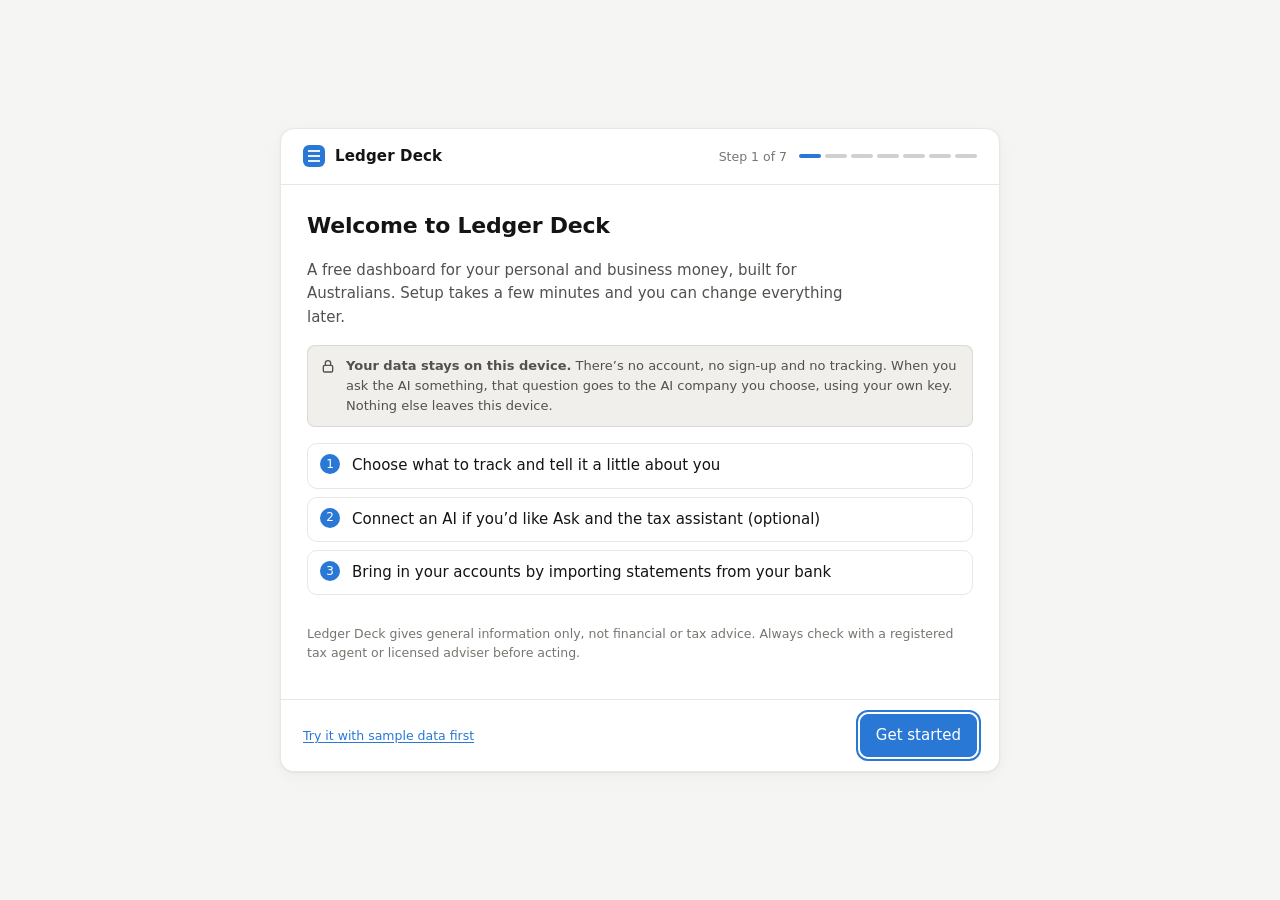
<file: index.html>
<!doctype html>
<html lang="en-AU">
<head>
<meta charset="utf-8">
<meta name="viewport" content="width=device-width,initial-scale=1,viewport-fit=cover">
<meta http-equiv="Content-Security-Policy" content="default-src 'self'; script-src 'self'; style-src 'self' 'unsafe-inline'; img-src 'self' data: blob:; media-src 'self' blob:; font-src 'self'; connect-src 'self' https: http://localhost:* http://127.0.0.1:*; worker-src 'self' blob:; object-src 'none'; base-uri 'self'; form-action 'none'">
<meta name="referrer" content="no-referrer">
<title>Ledger Deck</title>
<meta name="description" content="A free, private money dashboard for Australians. Personal and business books, tax help and plain-English briefings. Your data stays on your device.">
<meta name="theme-color" content="#f5f5f3" media="(prefers-color-scheme: light)">
<meta name="theme-color" content="#111110" media="(prefers-color-scheme: dark)">
<link rel="manifest" href="manifest.webmanifest">
<link rel="icon" href="icons/icon.svg" type="image/svg+xml">
<link rel="apple-touch-icon" href="icons/icon-180.png">
<meta name="apple-mobile-web-app-capable" content="yes">
<meta name="apple-mobile-web-app-title" content="Ledger Deck">
<link rel="stylesheet" href="css/app.css">
<link rel="modulepreload" href="js/app.js">
</head>
<body>
<a class="skip" href="#root">Skip to content</a>
<div class="app">
  <nav class="rail" aria-label="Screens">
    <div class="brand"><i aria-hidden="true"></i>Ledger Deck</div>
    <button class="nav" type="button" data-view="briefing"><svg viewBox="0 0 24 24"><path d="M3 12h3l2.5-6 4.5 13 3-9 2 2h3"/></svg>Briefing<span class="k">1</span></button>
    <button class="nav" type="button" data-view="personal"><svg viewBox="0 0 24 24"><circle cx="12" cy="8" r="4"/><path d="M4 21c1.5-4 4.5-6 8-6s6.5 2 8 6"/></svg>Personal<span class="k">2</span></button>
    <button class="nav" type="button" data-view="business"><svg viewBox="0 0 24 24"><rect x="3" y="7" width="18" height="13" rx="2.5"/><path d="M8 7V5a2 2 0 0 1 2-2h4a2 2 0 0 1 2 2v2M3 13h18"/></svg>Business<span class="k">3</span></button>
    <button class="nav" type="button" data-view="tax"><svg viewBox="0 0 24 24"><path d="M6 3h12v18l-3-2-3 2-3-2-3 2z"/><path d="M9 8h6M9 12h6M9 16h3"/></svg>Tax<span class="k">4</span></button>
    <button class="nav" type="button" data-view="whatif"><svg viewBox="0 0 24 24"><path d="M4 6h9M17 6h3M4 12h3M11 12h9M4 18h11M19 18h1"/><circle cx="15" cy="6" r="2"/><circle cx="9" cy="12" r="2"/><circle cx="17" cy="18" r="2"/></svg>What if<span class="k">5</span></button>
    <button class="nav" type="button" data-view="data"><svg viewBox="0 0 24 24"><rect x="5" y="11" width="14" height="10" rx="2"/><path d="M8 11V8a4 4 0 0 1 8 0v3"/></svg>Data &amp; AI<span class="k">6</span></button>
    <div class="foot"><b>Free and open source.</b> Your data stays on this device.<br><span class="kbd">1</span>–<span class="kbd">6</span> screens · <span class="kbd">A</span> ask · <span class="kbd">H</span> hide numbers<br><a href="privacy.html" target="_blank" rel="noopener" style="color:inherit">Privacy</a></div>
  </nav>
  <main>
    <header class="top">
      <h1 id="title">Briefing</h1>
      <span class="chip local" title="Everything is stored in this browser on this device"><svg viewBox="0 0 24 24"><rect x="5" y="11" width="14" height="10" rx="2"/><path d="M8 11V8a4 4 0 0 1 8 0v3"/></svg>On this device</span>
      <button class="chip btn" type="button" id="aiChip" data-go="data"><span class="dotc"></span><span id="aiChipT">AI not connected</span></button>
      <span class="sample" id="sampleTag" hidden>SAMPLE DATA</span>
      <div class="fy" id="fy"><div class="bar"><span id="fybar"></span></div><span id="fytext"></span></div>
      <button class="chip btn" type="button" id="privacy" aria-pressed="false">Hide numbers</button>
    </header>
    <div id="root"><p class="hint" style="padding:40px 0">Loading…</p></div>
  </main>
</div>
<div id="tip" role="tooltip"></div>
<div class="sheet-bg" id="sheetBg"></div>
<aside class="sheet" id="sheet" aria-hidden="true" role="dialog" aria-labelledby="sheetT"><div class="sheet-h"><h3 id="sheetT"></h3><button class="mini" type="button" id="sheetX" aria-label="Close">✕</button></div><div class="sheet-b" id="sheetB"></div></aside>
<button class="fab" type="button" id="askFab" aria-label="Ask about your finances"><svg viewBox="0 0 24 24"><path d="M21 12a8 8 0 0 1-11.6 7.1L4 20l1-4.6A8 8 0 1 1 21 12z"/></svg>Ask</button>
<aside class="ask" id="ask" aria-label="Ask about your finances" aria-hidden="true">
  <div class="ask-h"><h2>Ask<small id="askWho">Uses the AI you connect</small></h2><button class="mini" type="button" id="askClear">New chat</button><button class="mini" type="button" id="askClose" aria-label="Close">✕</button></div>
  <div class="ask-log" id="askLog"></div>
  <div class="ask-opts"><label><input type="checkbox" id="askSpeak"> Read answers aloud</label><span id="askNote"></span></div>
  <form class="ask-in" id="askForm">
    <button type="button" class="iconbtn" id="askMic" aria-label="Speak your question"><svg viewBox="0 0 24 24"><path d="M12 15a3 3 0 0 0 3-3V6a3 3 0 0 0-6 0v6a3 3 0 0 0 3 3zm5-3a5 5 0 0 1-10 0H5a7 7 0 0 0 6 6.9V22h2v-3.1A7 7 0 0 0 19 12z"/></svg></button>
    <textarea id="askIn" rows="1" placeholder="Ask about your money…"></textarea>
    <button type="submit" class="iconbtn send" id="askSend" aria-label="Send"><svg viewBox="0 0 24 24" id="sendIcon"><path d="M3 20l18-8L3 4v6l12 2-12 2z"/></svg></button>
  </form>
</aside>
<div id="wizRoot"></div>
<div id="lockRoot"></div>
<noscript><p style="padding:24px">Ledger Deck needs JavaScript to run. Everything runs in your browser; nothing is sent to a server.</p></noscript>
<script type="module" src="js/app.js"></script>
</body>
</html>
</file>
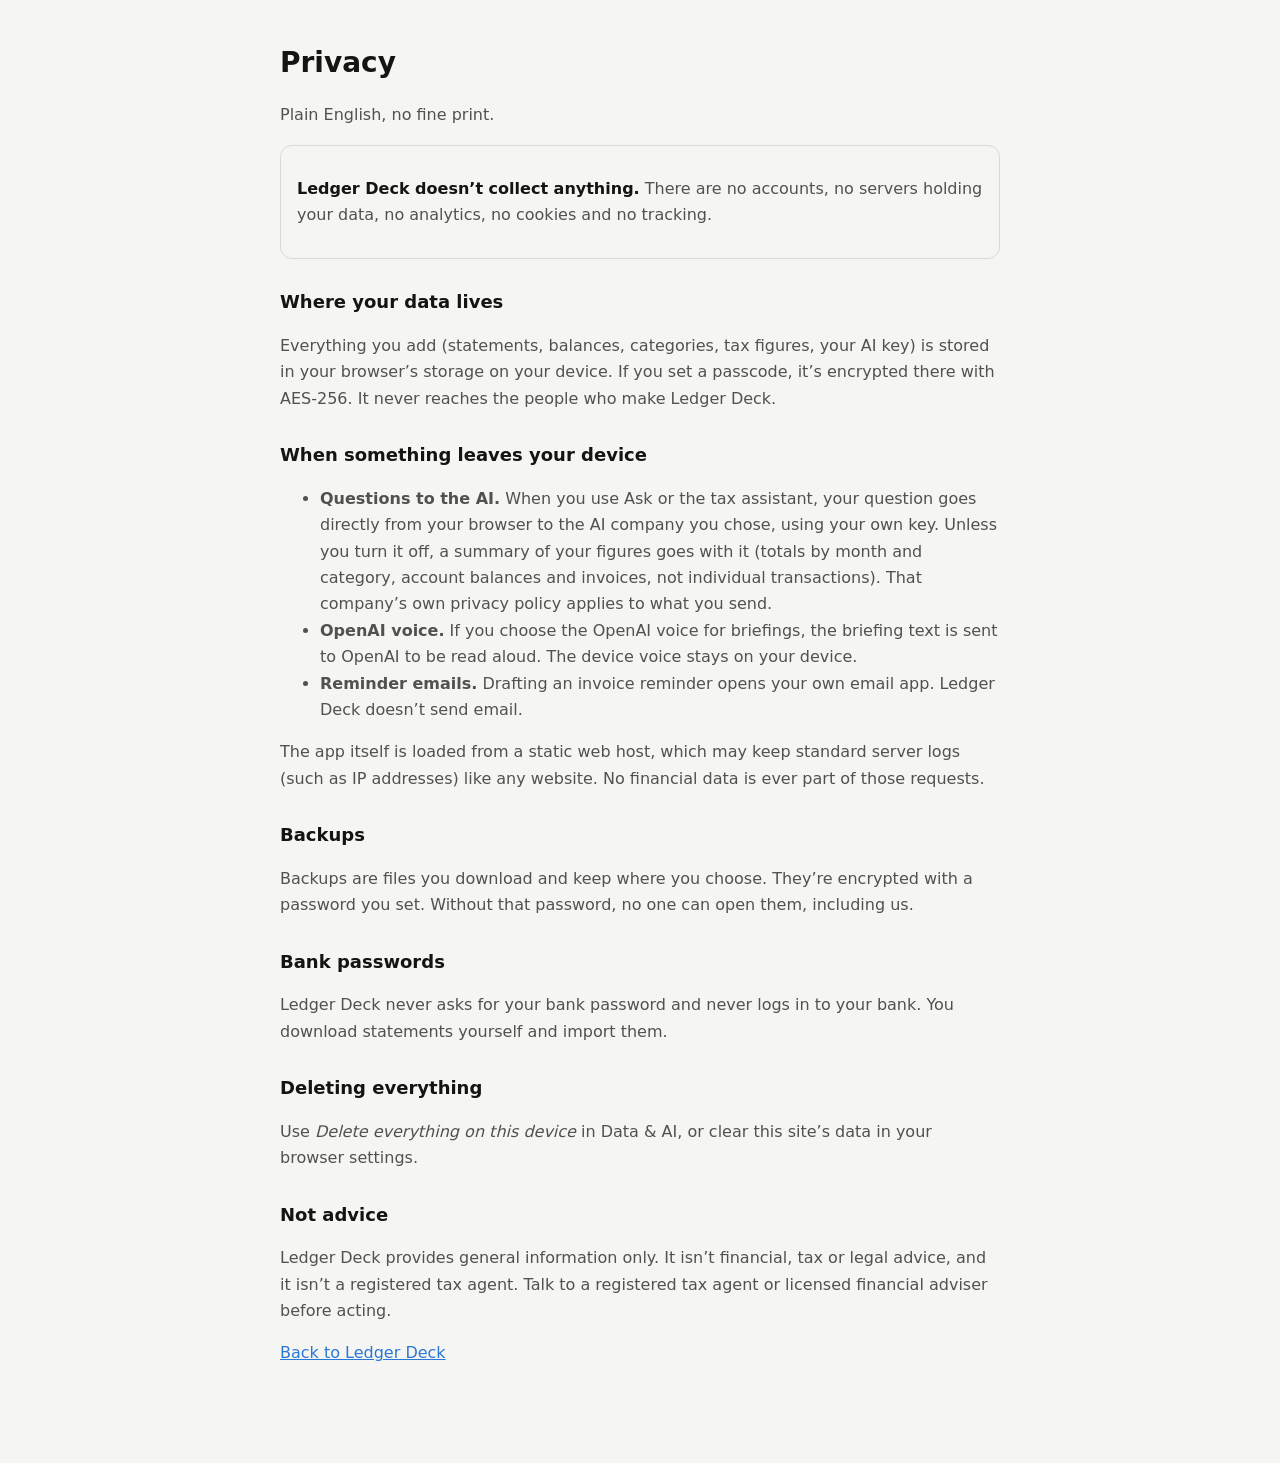
<file: privacy.html>
<!doctype html>
<html lang="en-AU"><head><meta charset="utf-8"><meta name="viewport" content="width=device-width,initial-scale=1">
<meta http-equiv="Content-Security-Policy" content="default-src 'self'; style-src 'self' 'unsafe-inline'">
<title>Privacy · Ledger Deck</title><link rel="icon" href="icons/icon.svg">
<style>:root{--bg:#f5f5f3;--fg:#141413;--muted:#52514e;--accent:#2a78d6;--line:rgba(20,20,19,.12)}@media (prefers-color-scheme:dark){:root{--bg:#111110;--fg:#f3f2ee;--muted:#c3c2b7;--accent:#5598e7;--line:rgba(255,255,255,.12)}}
body{margin:0;background:var(--bg);color:var(--fg);font:16px/1.65 ui-sans-serif,system-ui,-apple-system,"Segoe UI",Roboto,sans-serif}main{max-width:720px;margin:0 auto;padding:40px 16px 80px}h1{font-size:28px;margin:0 0 6px}h2{font-size:18px;margin:28px 0 6px}p,li{color:var(--muted)}a{color:var(--accent)}.box{border:1px solid var(--line);border-radius:12px;padding:14px 16px}</style></head>
<body><main>
<h1>Privacy</h1><p>Plain English, no fine print.</p>
<div class="box"><p><b style="color:var(--fg)">Ledger Deck doesn’t collect anything.</b> There are no accounts, no servers holding your data, no analytics, no cookies and no tracking.</p></div>
<h2>Where your data lives</h2>
<p>Everything you add (statements, balances, categories, tax figures, your AI key) is stored in your browser’s storage on your device. If you set a passcode, it’s encrypted there with AES-256. It never reaches the people who make Ledger Deck.</p>
<h2>When something leaves your device</h2>
<ul>
<li><b>Questions to the AI.</b> When you use Ask or the tax assistant, your question goes directly from your browser to the AI company you chose, using your own key. Unless you turn it off, a summary of your figures goes with it (totals by month and category, account balances and invoices, not individual transactions). That company’s own privacy policy applies to what you send.</li>
<li><b>OpenAI voice.</b> If you choose the OpenAI voice for briefings, the briefing text is sent to OpenAI to be read aloud. The device voice stays on your device.</li>
<li><b>Reminder emails.</b> Drafting an invoice reminder opens your own email app. Ledger Deck doesn’t send email.</li>
</ul>
<p>The app itself is loaded from a static web host, which may keep standard server logs (such as IP addresses) like any website. No financial data is ever part of those requests.</p>
<h2>Backups</h2>
<p>Backups are files you download and keep where you choose. They’re encrypted with a password you set. Without that password, no one can open them, including us.</p>
<h2>Bank passwords</h2>
<p>Ledger Deck never asks for your bank password and never logs in to your bank. You download statements yourself and import them.</p>
<h2>Deleting everything</h2>
<p>Use <i>Delete everything on this device</i> in Data &amp; AI, or clear this site’s data in your browser settings.</p>
<h2>Not advice</h2>
<p>Ledger Deck provides general information only. It isn’t financial, tax or legal advice, and it isn’t a registered tax agent. Talk to a registered tax agent or licensed financial adviser before acting.</p>
<p><a href="./">Back to Ledger Deck</a></p>
</main></body></html>
</file>
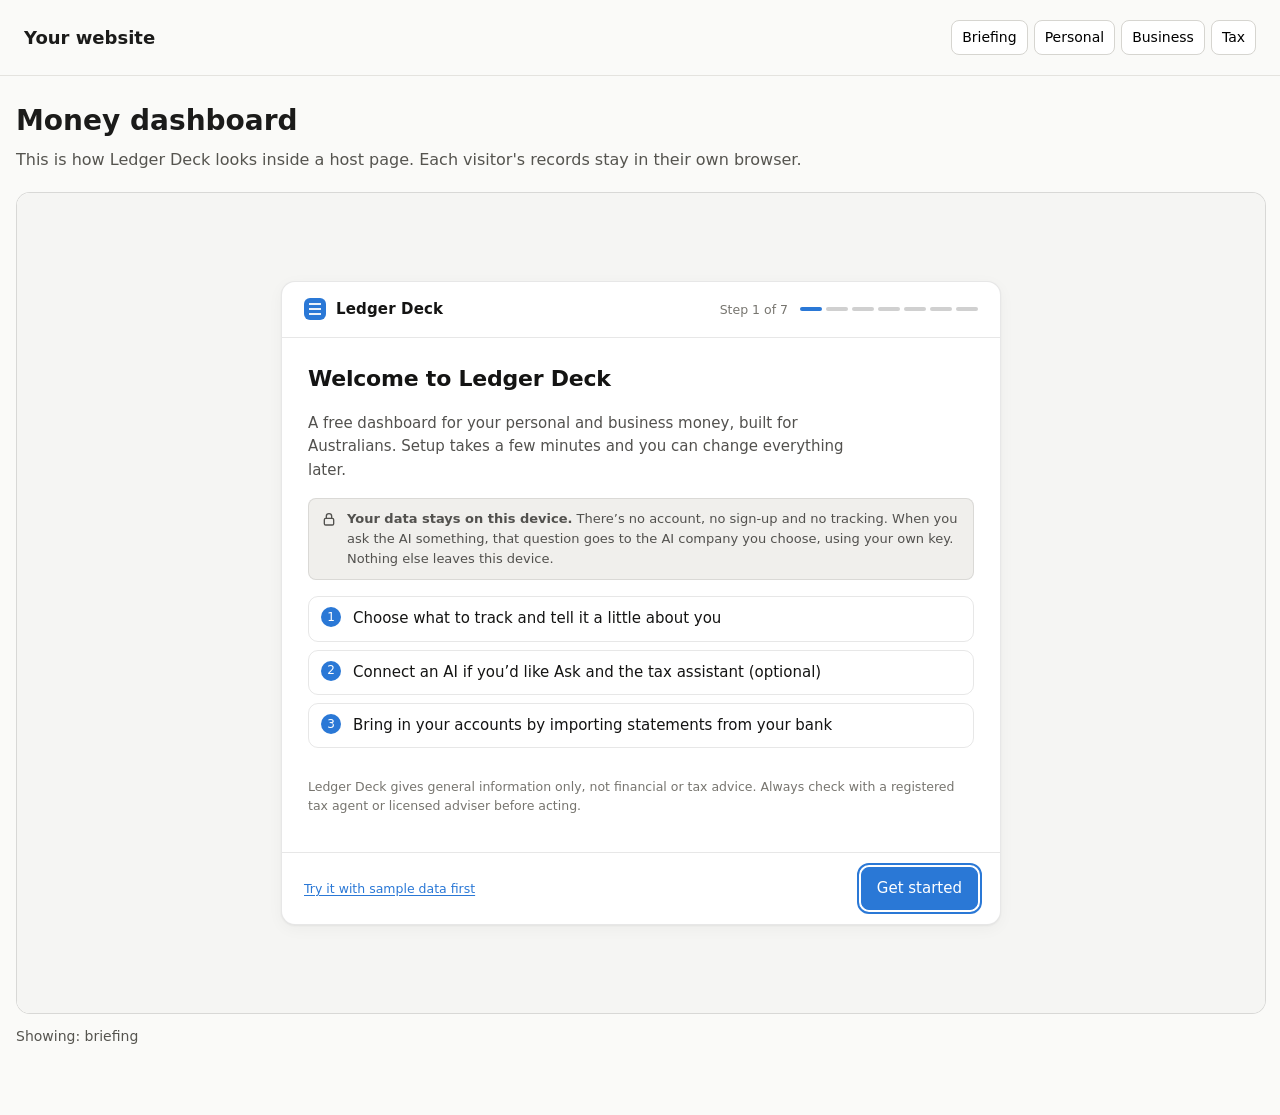
<file: embed/demo.html>
<!doctype html>
<html lang="en-AU">
<head>
<meta charset="utf-8">
<meta name="viewport" content="width=device-width,initial-scale=1">
<title>Ledger Deck embed demo</title>
<style>
  body{margin:0;font:16px/1.5 system-ui,-apple-system,"Segoe UI",Roboto,sans-serif;background:#fafaf8;color:#1b1b1a}
  header{padding:20px 24px;border-bottom:1px solid #e4e3df;display:flex;gap:16px;align-items:center}
  header b{font-size:18px} nav{margin-left:auto;display:flex;gap:6px;flex-wrap:wrap}
  nav button{border:1px solid #d6d5d0;background:#fff;border-radius:8px;padding:6px 10px;font:inherit;font-size:14px;cursor:pointer}
  main{max-width:1280px;margin:0 auto;padding:24px 16px 48px}
  h1{font-size:28px;margin:0 0 6px} p{margin:0 0 20px;color:#55544f}
</style>
<script src="ledger-deck.js" defer></script>
</head>
<body>
<header><b>Your website</b><nav aria-label="Jump to a screen"><button data-v="briefing">Briefing</button><button data-v="personal">Personal</button><button data-v="business">Business</button><button data-v="tax">Tax</button></nav></header>
<main>
  <h1>Money dashboard</h1>
  <p>This is how Ledger Deck looks inside a host page. Each visitor's records stay in their own browser.</p>
  <ledger-deck id="deck" height="820" accent="#2a78d6"></ledger-deck>
  <p id="now" style="margin-top:12px;font-size:14px"></p>
</main>
<script>
  const deck = document.getElementById('deck');
  document.querySelectorAll('nav button').forEach(b => b.onclick = () => deck.go(b.dataset.v));
  deck.addEventListener('ledger-deck:view', e => { document.getElementById('now').textContent = 'Showing: ' + e.detail.view; });
</script>
</body>
</html>
</file>
<file: css/app.css>
/* Layout: quiet ledger. A slim side rail, a plain-English headline on every screen, tabs, then cards, charts and tables.
   One accent (blue) on a neutral base; status colours only for state. Light and dark from the same tokens. Motion is fades only. */
:root{
  --bg:#f5f5f3; --panel:#ffffff; --panel-solid:#ffffff; --sunk:#f0efec;
  --line:rgba(20,20,19,.10); --line-strong:rgba(20,20,19,.20); --tint:rgba(20,20,19,.04); --tint2:rgba(20,20,19,.07);
  --fg:#141413; --muted:#52514e; --dim:#77756f;
  --accent:#2a78d6; --accent-soft:rgba(42,120,214,.10); --on-accent:#ffffff;
  --good:#1a7f37; --warn:#9a6700; --bad:#c62f2f;
  --s0:#9a988f; --s1:#2a78d6; --s2:#eb6834; --s3:#1baf7a; --s4:#eda100; --s5:#e87ba4; --s6:#008300; --s7:#4a3aa7; --s8:#e34948;
  --shadow:0 1px 2px rgba(20,20,19,.05),0 4px 16px rgba(20,20,19,.04);
  --display:ui-sans-serif,system-ui,-apple-system,"Segoe UI",Roboto,sans-serif;
  --body:ui-sans-serif,system-ui,-apple-system,"Segoe UI",Roboto,sans-serif;
  --mono:ui-monospace,SFMono-Regular,Menlo,Consolas,monospace;
  --c:var(--accent); --personal:var(--accent); --business:var(--accent); --brief:var(--accent); --tax:var(--accent); --whatif:var(--accent); --data:var(--accent);
  --grad-p:var(--accent); --grad-b:var(--accent); --personal-soft:var(--accent-soft); --business-soft:var(--tint2); --business2:var(--accent);
  color-scheme:light;
}
@media (prefers-color-scheme:dark){:root:not([data-theme="light"]){
  --bg:#111110; --panel:#1a1a19; --panel-solid:#1d1d1c; --sunk:#151514;
  --line:rgba(255,255,255,.09); --line-strong:rgba(255,255,255,.18); --tint:rgba(255,255,255,.04); --tint2:rgba(255,255,255,.07);
  --fg:#f3f2ee; --muted:#c3c2b7; --dim:#8f8d85;
  --accent:#5598e7; --accent-soft:rgba(85,152,231,.14); --on-accent:#0b0b0b;
  --good:#4cb862; --warn:#d9a43a; --bad:#e66767;
  --s0:#77756f; --s1:#3987e5; --s2:#d95926; --s3:#199e70; --s4:#c98500; --s5:#d55181; --s6:#2f9e3a; --s7:#9085e9; --s8:#e66767;
  --shadow:none; color-scheme:dark}}
:root[data-theme="dark"]{
  --bg:#111110; --panel:#1a1a19; --panel-solid:#1d1d1c; --sunk:#151514;
  --line:rgba(255,255,255,.09); --line-strong:rgba(255,255,255,.18); --tint:rgba(255,255,255,.04); --tint2:rgba(255,255,255,.07);
  --fg:#f3f2ee; --muted:#c3c2b7; --dim:#8f8d85;
  --accent:#5598e7; --accent-soft:rgba(85,152,231,.14); --on-accent:#0b0b0b;
  --good:#4cb862; --warn:#d9a43a; --bad:#e66767;
  --s0:#77756f; --s1:#3987e5; --s2:#d95926; --s3:#199e70; --s4:#c98500; --s5:#d55181; --s6:#2f9e3a; --s7:#9085e9; --s8:#e66767;
  --shadow:none; color-scheme:dark}
*{box-sizing:border-box}
html,body{height:100%}
body{margin:0;background:var(--bg);color:var(--fg);font:15px/1.55 var(--body);-webkit-font-smoothing:antialiased}
button{font:inherit;color:inherit;cursor:pointer}
button:disabled{cursor:default;opacity:.55}
button:focus-visible,input:focus-visible,select:focus-visible,textarea:focus-visible,[tabindex]:focus-visible,a:focus-visible{outline:2px solid var(--accent);outline-offset:2px}
a{color:var(--accent)}
.num{font-variant-numeric:tabular-nums}
body.private .num{filter:blur(8px)}
.app{display:grid;grid-template-columns:224px minmax(0,1fr);min-height:100%}
@keyframes fade{from{opacity:0}to{opacity:1}}
/* rail */
.rail{position:sticky;top:0;height:100vh;border-right:1px solid var(--line);background:var(--panel);padding:20px 12px;display:flex;flex-direction:column;gap:2px}
.brand{font-weight:600;font-size:15px;display:flex;align-items:center;gap:10px;padding:2px 10px 20px;letter-spacing:.01em}
.brand i{width:22px;height:22px;border-radius:6px;background:var(--accent);display:inline-block;position:relative}
.brand i::after{content:"";position:absolute;left:5px;right:5px;bottom:5px;height:2px;background:var(--on-accent);box-shadow:0 -5px 0 var(--on-accent),0 -10px 0 var(--on-accent);opacity:.9}
.nav{all:unset;cursor:pointer;position:relative;display:flex;align-items:center;gap:11px;padding:9px 10px;border-radius:8px;color:var(--muted);font-weight:500;font-size:14.5px}
.nav svg{width:19px;height:19px;fill:none;stroke:currentColor;stroke-width:1.7;stroke-linecap:round;stroke-linejoin:round;flex:none}
.nav:hover{color:var(--fg);background:var(--tint)}
.nav[aria-current="page"]{color:var(--fg);background:var(--accent-soft)}
.nav[aria-current="page"] svg{color:var(--accent)}
.nav .k{margin-left:auto;font-family:var(--mono);font-size:10px;color:var(--dim)}
.rail .foot{margin-top:auto;font-size:12px;color:var(--dim);padding:8px 10px;line-height:1.8}
.rail .foot b{color:var(--muted);font-weight:500}
.kbd{font-family:var(--mono);font-size:10.5px;border:1px solid var(--line-strong);border-radius:4px;padding:0 4px;color:var(--muted)}
/* top */
main{min-width:0;padding:0 32px 72px}
.top{position:sticky;top:0;z-index:5;display:flex;align-items:center;gap:10px;flex-wrap:wrap;padding:16px 0 14px;background:var(--bg);border-bottom:1px solid transparent}
.top h1{font-size:22px;font-weight:600;margin:0;margin-right:auto;letter-spacing:-.01em}
.chip{display:inline-flex;align-items:center;gap:6px;font-size:12.5px;padding:5px 11px;border:1px solid var(--line);border-radius:999px;color:var(--muted);background:var(--panel);white-space:nowrap}
.chip svg{width:13px;height:13px;fill:none;stroke:currentColor;stroke-width:2;stroke-linecap:round;stroke-linejoin:round}
.chip.btn:hover{border-color:var(--line-strong);color:var(--fg)}
.chip.on{color:var(--fg);border-color:var(--accent)}
.chip.local{color:var(--good)}
.chip .dotc{width:7px;height:7px;border-radius:50%;background:var(--dim)}
.chip.ai-ok .dotc{background:var(--good)}
.fy{display:flex;align-items:center;gap:8px;font-size:12px;color:var(--muted)}
.fy .bar{width:80px;height:4px;background:var(--line);border-radius:2px;overflow:hidden}
.fy .bar span{display:block;height:100%;background:var(--accent)}
.sample{font-size:11px;color:var(--warn);border:1px solid currentColor;border-radius:6px;padding:2px 7px;letter-spacing:.05em;font-weight:600}
/* layout */
.view{display:grid;gap:18px;grid-template-columns:minmax(0,1fr);animation:fade .25s ease}
.grid{display:grid;gap:18px}
.g2{grid-template-columns:repeat(2,minmax(0,1fr))}
.g3{grid-template-columns:repeat(3,minmax(0,1fr))}
.g4{grid-template-columns:repeat(4,minmax(0,1fr))}
.g-7-5{grid-template-columns:minmax(0,7fr) minmax(0,5fr)}
.g-5-7{grid-template-columns:minmax(0,5fr) minmax(0,7fr)}
.panel{position:relative;background:var(--panel);border:1px solid var(--line);border-radius:12px;padding:20px;min-width:0;box-shadow:var(--shadow)}
.ph{display:flex;align-items:center;justify-content:space-between;gap:10px;flex-wrap:wrap;margin-bottom:4px}
.ph h2{font-size:15.5px;font-weight:600;margin:0;color:var(--fg)}
.ph .aside{font-size:12.5px;color:var(--dim)}
.say{margin:2px 0 14px;color:var(--muted);font-size:14px;max-width:72ch}
.say b{color:var(--fg);font-weight:600}
.tag{font-size:10.5px;letter-spacing:.04em;padding:1px 7px;border-radius:5px;font-weight:500;border:1px solid var(--line-strong);color:var(--muted);white-space:nowrap}
.tag.P{color:var(--accent);border-color:color-mix(in srgb,var(--accent) 40%,transparent)}
.big{font-size:clamp(30px,3.6vw,42px);font-weight:600;letter-spacing:-.02em;line-height:1.1}
.gtext{color:var(--fg)}
.label{font-size:11.5px;letter-spacing:.06em;text-transform:uppercase;color:var(--dim);font-weight:500}
.delta{font-size:12.5px;font-weight:500;color:var(--muted)}
.up{color:var(--good)} .down{color:var(--bad)} .warnc{color:var(--warn)}
.kpi{display:flex;flex-direction:column;gap:5px;overflow:hidden;text-align:left;font:inherit;color:inherit}
.kpi .v{font-size:25px;font-weight:600;line-height:1.15;letter-spacing:-.01em}
.kpi .top-line{display:none}
.kpi .sline{margin-top:auto}
.kpi.click{cursor:pointer}
.kpi.click:hover{border-color:var(--line-strong)}
.row{display:flex;align-items:center;justify-content:space-between;gap:12px;padding:10px 0;border-bottom:1px solid var(--line)}
.row:last-child{border-bottom:0}
.row .l{min-width:0;display:flex;flex-direction:column}
.row .l small{color:var(--dim);font-size:12.5px}
.row .r{text-align:right;white-space:nowrap}
.pill{display:inline-flex;align-items:center;gap:5px;font-size:12px;font-weight:500;padding:2px 9px;border-radius:999px;white-space:nowrap;background:var(--tint2);color:var(--muted)}
.pill::before{content:"";width:6px;height:6px;border-radius:50%;background:currentColor}
.pill.bad{color:var(--bad)} .pill.warn{color:var(--warn)} .pill.good{color:var(--good)} .pill.muted{color:var(--dim)} .pill.info{color:var(--accent)}
.meter{height:6px;background:var(--tint2);border-radius:3px;overflow:hidden;margin-top:6px}
.meter span{display:block;height:100%;border-radius:3px;background:var(--accent)}
svg text{font-family:var(--body);font-size:11px;fill:var(--dim)}
.chart{width:100%;height:auto;display:block;overflow:visible}
.chart .col .guide,.chart .col .pt{opacity:0;transition:opacity .12s}
.chart .col:hover .guide,.chart .col:hover .pt{opacity:1}
.chart .bar{transition:opacity .12s}
.chart .col:hover .bar,.chart .bar:hover{opacity:.82}
.chart .hit{fill:transparent}
.a-halo{display:none}
.seg{display:inline-flex;border:1px solid var(--line);border-radius:8px;overflow:hidden;background:var(--panel)}
.seg button{background:none;border:0;padding:6px 12px;font-size:12.5px;color:var(--muted)}
.seg button+button{border-left:1px solid var(--line)}
.seg button[aria-pressed="true"]{background:var(--accent-soft);color:var(--fg);font-weight:500}
.legend{display:flex;gap:6px 14px;font-size:12.5px;color:var(--muted);flex-wrap:wrap}
.legend i{display:inline-block;width:10px;height:10px;border-radius:3px;margin-right:6px;vertical-align:-1px}
.legend button{all:unset;cursor:pointer;display:inline-flex;align-items:center;padding:2px 6px;border-radius:6px}
.legend button:hover{background:var(--tint)}
.legend button.off{opacity:.35}
.hint{font-size:12.5px;color:var(--dim)}
/* hero headline */
.hero{display:grid;grid-template-columns:auto minmax(0,1fr) auto;gap:26px;align-items:center;padding:22px 24px}
.hero h2{font-size:clamp(19px,2vw,24px);line-height:1.38;font-weight:500;margin:0 0 10px;text-wrap:balance;letter-spacing:-.01em}
.hero h2 em{font-style:normal;font-weight:600}
.hero em.g{color:var(--good)} .hero em.w{color:var(--warn)} .hero em.r{color:var(--bad)} .hero em.c{color:var(--accent)}
.hero .pills{display:flex;gap:8px;flex-wrap:wrap}
.hero .qs{display:grid;gap:9px;min-width:190px;padding-left:22px;border-left:1px solid var(--line)}
.hero .qs div{display:flex;justify-content:space-between;gap:16px;font-size:13.5px;color:var(--muted)}
.hero .qs b{color:var(--fg);font-weight:600}
.ring{position:relative;display:grid;place-items:center;flex:none;container-type:inline-size}
.ring svg{display:block;transform:rotate(-90deg)}
.ring .rv{position:absolute;inset:0;display:grid;place-items:center;text-align:center;line-height:1.1}
.ring .rv b{font-size:min(24px,20cqi);font-weight:600;display:block}
.ring .rv small{font-size:10px;color:var(--dim);letter-spacing:.06em;text-transform:uppercase}
.ring-track{stroke:var(--tint2)}
.ring-arc{stroke-dasharray:var(--p) 100;transition:stroke-dasharray .5s ease}
button.ring{all:unset;cursor:pointer;position:relative;display:grid;place-items:center;border-radius:50%}
button.ring:hover .rv b{color:var(--accent)}
/* tabs */
.tabs{position:relative;display:flex;gap:2px;border-bottom:1px solid var(--line);width:100%;overflow-x:auto;scrollbar-width:none}
.tabs::-webkit-scrollbar{display:none}
.tabs button{position:relative;background:none;border:0;padding:10px 14px;color:var(--muted);font-weight:500;white-space:nowrap;font-size:14.5px}
.tabs button:hover{color:var(--fg)}
.tabs button[aria-selected="true"]{color:var(--fg)}
.tabs .ink{position:absolute;bottom:0;height:2px;left:0;width:0;background:var(--accent);transition:left .2s ease,width .2s ease}
.tabs .tk{font-family:var(--mono);font-size:10px;color:var(--dim);margin-left:6px}
#tabBody{display:grid;gap:18px;animation:fade .2s ease}
/* tables */
.tbl-wrap{overflow-x:auto;margin:0 -6px}
.tbl{width:100%;border-collapse:separate;border-spacing:0;font-size:14px}
.tbl th{text-align:left;font-size:11.5px;letter-spacing:.05em;text-transform:uppercase;color:var(--dim);font-weight:500;padding:8px 10px;border-bottom:1px solid var(--line-strong);white-space:nowrap;user-select:none;background:var(--panel)}
.tbl th.s{cursor:pointer}
.tbl th.s:hover{color:var(--fg)}
.tbl th.s::after{content:"↕";margin-left:5px;opacity:.35}
.tbl th.asc::after{content:"↑";opacity:1;color:var(--accent)} .tbl th.desc::after{content:"↓";opacity:1;color:var(--accent)}
.tbl td{padding:9px 10px;border-bottom:1px solid var(--line);vertical-align:middle}
.tbl tr:last-child td{border-bottom:0}
.tbl tbody tr.click{cursor:pointer}
.tbl tbody tr.click:hover{background:var(--tint)}
.tbl .n{text-align:right;font-variant-numeric:tabular-nums;white-space:nowrap}
.tbl .who{display:flex;align-items:center;gap:10px}
.tbl .av{width:28px;height:28px;border-radius:7px;display:grid;place-items:center;font-weight:600;font-size:11px;color:#fff;flex:none}
.tbl small{display:block;color:var(--dim);font-size:12px}
.tbl .sub td{background:var(--tint);font-weight:600}
.ibar{height:6px;border-radius:3px;background:var(--tint2);overflow:hidden;min-width:60px}
.ibar span{display:block;height:100%;border-radius:3px}
.tfoot td{font-weight:600;border-top:1px solid var(--line-strong)}
.tbl-wrap:has(#ttx),.tbl-wrap:has(#tinv),.tbl-wrap:has(#tvend){max-height:560px;overflow:auto}
.tbl-wrap:has(#ttx) thead th,.tbl-wrap:has(#tinv) thead th,.tbl-wrap:has(#tvend) thead th{position:sticky;top:0;z-index:1}
.filters{display:flex;gap:6px;flex-wrap:wrap;align-items:center;margin-bottom:12px}
.filters button{background:none;border:1px solid var(--line);border-radius:999px;padding:4px 11px;font-size:12.5px;color:var(--muted)}
.filters button:hover{color:var(--fg);border-color:var(--line-strong)}
.filters button[aria-pressed="true"]{color:var(--fg);background:var(--accent-soft);border-color:color-mix(in srgb,var(--accent) 45%,transparent)}
.filters input,.field input,.field select,.field textarea{background:var(--panel);border:1px solid var(--line-strong);border-radius:8px;padding:7px 11px;color:var(--fg);font:14px var(--body);min-width:0}
.filters input{border-radius:999px;width:190px;font-size:13px}
/* horizontal bars */
.hbars{display:grid;gap:6px}
.hbar{all:unset;cursor:pointer;display:grid;grid-template-columns:minmax(110px,170px) minmax(0,1fr) auto;gap:12px;align-items:center;padding:6px 8px;border-radius:8px}
.hbar:hover,.hbar.sel{background:var(--tint)}
.hbar.dim{opacity:.4}
.hbar .t{font-size:14px;display:flex;align-items:center;gap:8px;min-width:0;overflow:hidden;text-overflow:ellipsis;white-space:nowrap}
.hbar .t i{width:10px;height:10px;border-radius:3px;flex:none}
.hbar .track{height:10px;border-radius:5px;background:var(--tint2);overflow:hidden}
.hbar .track span{display:block;height:100%;border-radius:5px}
.hbar .val{font-variant-numeric:tabular-nums;font-weight:600;font-size:14px;text-align:right;min-width:74px}
.hbar .val small{display:block;font-weight:400;font-size:11.5px;color:var(--dim)}
.hbar .val small.up{color:var(--good)} .hbar .val small.down{color:var(--bad)}
/* heatmap */
.heat{display:grid;grid-template-columns:repeat(7,minmax(0,1fr));gap:5px}
.heat .dow{font-size:11px;color:var(--dim);text-align:center}
.heat .d{aspect-ratio:1.25;border-radius:6px;display:flex;align-items:flex-end;justify-content:flex-end;padding:3px 6px;font-size:11px;color:var(--fg);cursor:default}
.heat .d:hover{outline:1.5px solid var(--fg)}
.heat .d.empty{background:none}
/* donut */
.donut{position:relative;flex:none;margin:0 auto;aspect-ratio:1}
.donut svg{display:block;width:100%;height:auto;overflow:visible}
.dseg{cursor:pointer;transition:opacity .15s}
.dseg:hover{opacity:.8}
.dseg.dim{opacity:.2}
.dc{position:absolute;inset:0;display:grid;place-content:center;text-align:center;pointer-events:none;line-height:1.2}
.dc b{font-size:22px;font-weight:600}
.dc small{font-size:11px;color:var(--dim);letter-spacing:.05em;text-transform:uppercase}
/* tooltip */
#tip{position:fixed;z-index:60;pointer-events:none;background:var(--panel-solid);color:var(--fg);border:1px solid var(--line-strong);border-radius:8px;padding:7px 10px;font-size:12.5px;line-height:1.5;box-shadow:0 8px 24px rgba(0,0,0,.18);opacity:0;transition:opacity .1s;max-width:260px}
#tip.on{opacity:1}
#tip i{display:inline-block;width:8px;height:8px;border-radius:2px;margin-right:6px}
/* detail sheet */
.sheet-bg{position:fixed;inset:0;z-index:24;background:rgba(10,10,10,.35);opacity:0;pointer-events:none;transition:opacity .2s}
.sheet-bg.on{opacity:1;pointer-events:auto}
.sheet{position:fixed;top:0;right:0;bottom:0;width:min(470px,100%);z-index:25;background:var(--panel-solid);border-left:1px solid var(--line-strong);opacity:0;visibility:hidden;transition:opacity .2s,visibility .2s;display:flex;flex-direction:column}
.sheet.on{opacity:1;visibility:visible}
.sheet-h{display:flex;align-items:center;gap:12px;padding:16px 20px;border-bottom:1px solid var(--line)}
.sheet-h h3{font-size:17px;font-weight:600;margin:0;margin-right:auto}
.sheet-b{flex:1;overflow:auto;padding:20px;display:grid;gap:18px;align-content:start}
.sheet .stat{display:grid;grid-template-columns:repeat(2,minmax(0,1fr));gap:10px}
.sheet .stat div{border:1px solid var(--line);border-radius:10px;padding:12px}
.sheet .stat b{display:block;font-size:19px;font-weight:600}
.tl{display:grid;position:relative;padding-left:22px}
.tl::before{content:"";position:absolute;left:6px;top:6px;bottom:6px;width:2px;background:var(--line-strong)}
.tl div{position:relative;padding:6px 0;font-size:14px}
.tl div::before{content:"";position:absolute;left:-21px;top:12px;width:12px;height:12px;border-radius:50%;background:var(--panel-solid);border:2px solid var(--accent)}
.tl div.done::before{background:var(--accent)}
.tl small{display:block;color:var(--dim)}
/* buttons */
.mini{background:var(--panel);border:1px solid var(--line-strong);border-radius:7px;padding:4px 10px;font-size:12.5px;color:var(--muted)}
.mini:hover{color:var(--fg);border-color:var(--fg)}
.mini.done{color:var(--good);border-color:currentColor}
.cta{white-space:nowrap;border:1px solid var(--accent);border-radius:8px;padding:9px 15px;font-weight:500;color:var(--on-accent);background:var(--accent)}
.cta:hover:not(:disabled){filter:brightness(1.08)}
.cta.ghost{background:none;color:var(--fg);border-color:var(--line-strong)}
.cta.ghost:hover{border-color:var(--fg)}
.linkbtn{background:none;border:0;padding:0;color:var(--accent);text-decoration:underline;text-underline-offset:2px;font-size:inherit}
/* alerts */
.alert{display:grid;grid-template-columns:34px minmax(0,1fr) auto;gap:12px;align-items:center;padding:10px 8px;border-radius:8px;border:0;cursor:pointer;background:none;text-align:left;width:100%}
.alert:hover{background:var(--tint)}
.alert .sev{width:34px;height:34px;border-radius:8px;display:grid;place-items:center;font-size:15px;color:currentColor;background:color-mix(in srgb,currentColor 12%,transparent)}
.alert b{font-weight:600;font-size:14.5px}
.alert small{display:block;color:var(--muted);font-size:13px}
.alert .go{color:var(--dim);font-size:18px}
/* voice */
.voice{display:grid;grid-template-columns:auto minmax(0,1fr);gap:20px;align-items:center}
.play{width:56px;height:56px;border-radius:50%;border:1px solid var(--accent);background:var(--accent);display:grid;place-items:center}
.play svg{width:20px;height:20px;fill:var(--on-accent)}
.play:hover{filter:brightness(1.08)}
.wave{display:flex;gap:3px;align-items:center;height:22px;margin:6px 0}
.wave span{width:3px;border-radius:2px;height:4px;background:var(--line-strong);transition:height .3s}
.speaking .wave span{background:var(--accent);animation:w calc(.8s + var(--k,0)*.011s) ease-in-out infinite alternate;animation-delay:calc(var(--k,0)*-41ms)}
@keyframes w{from{height:4px}to{height:16px}}
.transcript{font-size:15px;line-height:1.75;color:var(--muted);max-width:72ch;margin:12px 0 0}
.transcript span.on{color:var(--fg);background:var(--accent-soft);border-radius:3px}
.ctrl{display:flex;gap:8px;flex-wrap:wrap;align-items:center;margin-top:8px}
select{background:var(--panel);border:1px solid var(--line-strong);border-radius:7px;color:var(--fg);padding:5px 8px;font:12.5px var(--body);max-width:240px}
/* tips / strategies */
.tip{display:grid;grid-template-columns:minmax(0,1fr) auto;gap:6px 16px;padding:16px;border-radius:10px;border:1px solid var(--line);background:var(--panel)}
.tip h3{margin:0;font-size:15px;font-weight:600;text-wrap:balance}
.tip p{margin:0;color:var(--muted);grid-column:1/-1;max-width:76ch;font-size:14px}
.tip .save{font-size:18px;font-weight:600;color:var(--fg);text-align:right}
.tip .save small{display:block;font-size:11.5px;font-weight:400;color:var(--dim)}
.tip .acts{grid-column:1/-1;display:flex;gap:8px;flex-wrap:wrap;margin-top:4px;align-items:center}
.tip .why{grid-column:1/-1;font-size:13px;color:var(--muted);border-left:2px solid var(--line-strong);padding-left:10px}
.tip .agent{grid-column:1/-1;font-size:13px;color:var(--fg)}
.tip.pro{border-color:color-mix(in srgb,var(--warn) 45%,transparent)}
#tips,.stack{display:grid;gap:10px}
/* sliders */
.slider{display:grid;gap:6px;margin:14px 0}
.slider .top2{display:flex;justify-content:space-between;align-items:baseline}
input[type=range]{width:100%;accent-color:var(--accent)}
.out{display:grid;grid-template-columns:repeat(2,minmax(0,1fr));gap:10px;margin-top:8px}
.out>div{border:1px solid var(--line);border-radius:10px;padding:12px 14px;background:var(--sunk)}
.out .v{font-size:21px;font-weight:600}
/* goals */
.goal{display:grid;grid-template-columns:auto minmax(0,1fr);gap:18px;align-items:center;padding:14px 0;border-bottom:1px solid var(--line)}
.goal:last-child{border-bottom:0}
.goal h3{margin:0 0 2px;font-size:15.5px;font-weight:600}
/* palette */
.pal-bg{position:fixed;inset:0;background:rgba(10,10,10,.35);z-index:40;display:grid;place-items:start center;padding:12vh 16px 0;animation:fade .15s}
.pal{width:min(560px,100%);background:var(--panel-solid);border:1px solid var(--line-strong);border-radius:12px;overflow:hidden;box-shadow:0 20px 60px rgba(0,0,0,.25)}
.pal input{width:100%;background:none;border:0;border-bottom:1px solid var(--line);padding:15px 18px;color:var(--fg);font:16px var(--body);outline:none}
.pal ul{list-style:none;margin:0;padding:6px;max-height:50vh;overflow:auto}
.pal li{padding:9px 12px;border-radius:7px;cursor:pointer;display:flex;justify-content:space-between;gap:12px}
.pal li.sel,.pal li:hover{background:var(--tint2)}
.pal li small{color:var(--dim)}
.toast{position:fixed;bottom:calc(24px + env(safe-area-inset-bottom,0px));left:50%;transform:translateX(-50%);background:var(--fg);color:var(--bg);padding:10px 16px;border-radius:8px;z-index:70;font-size:14px;max-width:calc(100vw - 32px);animation:fade .2s}
.drop{border:1.5px dashed var(--line-strong);border-radius:10px;padding:24px;text-align:center;color:var(--muted)}
.drop.over{border-color:var(--accent);background:var(--accent-soft)}
.drop label{color:var(--accent);cursor:pointer;text-decoration:underline}
/* privacy + disclaimers */
.notice{display:flex;gap:10px;align-items:flex-start;font-size:13px;color:var(--muted);padding:10px 12px;border-radius:8px;background:var(--sunk);border:1px solid var(--line)}
.notice svg{width:16px;height:16px;flex:none;margin-top:2px;fill:none;stroke:currentColor;stroke-width:2;stroke-linecap:round;stroke-linejoin:round}
.disclaimer{margin-top:4px;padding:10px 14px;border:1px solid var(--line);border-radius:10px;background:var(--panel);font-size:12.5px;color:var(--muted);display:flex;gap:10px;align-items:center;flex-wrap:wrap}
.disclaimer b{color:var(--fg);font-weight:600}
.checklist{display:grid;gap:8px}
.checklist .ci{display:grid;grid-template-columns:22px minmax(0,1fr) auto;gap:10px;align-items:start;padding:10px 12px;border:1px solid var(--line);border-radius:10px}
.checklist .ci .ic{width:20px;height:20px;border-radius:50%;display:grid;place-items:center;font-size:12px;color:#fff}
.field{display:grid;gap:5px;font-size:13.5px}
.field>span{color:var(--muted)}
.field .row2{display:flex;gap:8px;flex-wrap:wrap;align-items:center}
#aiModelWrap{margin-top:12px}
.est{width:100%;border-collapse:collapse;font-size:14px}
.est td{padding:8px 4px;border-bottom:1px solid var(--line)}
.est td.n{text-align:right;font-variant-numeric:tabular-nums}
.est tr.tot td{font-weight:600;border-top:1px solid var(--line-strong);border-bottom:0}
.est tr.res td{font-weight:600;font-size:16px;border-bottom:0;padding-top:12px}
.est td small{display:block;color:var(--dim);font-size:12px}
.chat{display:grid;gap:12px}
.chat .log{display:flex;flex-direction:column;gap:12px;max-height:520px;overflow:auto;padding:4px}
.chat form{display:flex;gap:8px}
.chat textarea{flex:1;min-width:0;resize:none;background:var(--panel);border:1px solid var(--line-strong);border-radius:8px;color:var(--fg);font:14px/1.4 var(--body);padding:9px 11px}
/* ask drawer */
.fab{position:fixed;right:24px;bottom:calc(24px + env(safe-area-inset-bottom,0px));z-index:15;display:flex;align-items:center;gap:8px;padding:10px 16px;border-radius:999px;border:1px solid var(--line-strong);background:var(--panel-solid);color:var(--fg);font-weight:500;box-shadow:0 6px 20px rgba(0,0,0,.12);animation:fade .3s}
.fab:hover{border-color:var(--accent)}
.fab svg{width:16px;height:16px;fill:none;stroke:var(--accent);stroke-width:2;stroke-linecap:round;stroke-linejoin:round}
.ask{position:fixed;top:0;right:0;bottom:0;width:min(440px,100%);z-index:25;background:var(--panel-solid);border-left:1px solid var(--line-strong);display:flex;flex-direction:column;padding:calc(14px + env(safe-area-inset-top,0px)) 0 calc(12px + env(safe-area-inset-bottom,0px));opacity:0;visibility:hidden;transition:opacity .2s,visibility .2s}
.ask.open{opacity:1;visibility:visible}
.ask-h{display:flex;align-items:center;gap:10px;padding:0 18px 12px;border-bottom:1px solid var(--line)}
.ask-h h2{font-size:15.5px;font-weight:600;margin:0;margin-right:auto}
.ask-h small{display:block;font-weight:400;font-size:12px;color:var(--dim)}
.ask-log{flex:1;overflow:auto;padding:16px 18px;display:flex;flex-direction:column;gap:12px;min-height:0}
.msg{max-width:92%;padding:9px 12px;border-radius:10px;line-height:1.55;overflow-wrap:anywhere;font-size:14px}
.msg.me{align-self:flex-end;background:var(--accent-soft);border:1px solid color-mix(in srgb,var(--accent) 30%,transparent)}
.msg.ai{align-self:flex-start;background:var(--sunk);border:1px solid var(--line)}
.msg.ai p{margin:0 0 8px}.msg.ai p:last-child{margin:0}
.msg.ai ul{margin:4px 0 8px;padding-left:18px}
.msg .meta{display:flex;gap:8px;margin-top:8px}
.msg.err{color:var(--warn)}
.sugg{display:flex;flex-wrap:wrap;gap:6px}
.sugg button{background:none;border:1px solid var(--line-strong);border-radius:999px;padding:5px 11px;font-size:12.5px;color:var(--muted);text-align:left}
.sugg button:hover{color:var(--fg);border-color:var(--fg)}
.ask-in{display:flex;gap:8px;align-items:flex-end;padding:12px 18px 0;border-top:1px solid var(--line)}
.ask-in textarea{flex:1;min-width:0;resize:none;background:var(--panel);border:1px solid var(--line-strong);border-radius:8px;color:var(--fg);font:14px/1.4 var(--body);padding:9px 11px;max-height:120px}
.iconbtn{flex:none;width:40px;height:40px;border-radius:50%;border:1px solid var(--line-strong);background:var(--panel);display:grid;place-items:center}
.iconbtn svg{width:17px;height:17px;fill:var(--fg)}
.iconbtn.send{background:var(--accent);border-color:var(--accent)}
.iconbtn.send svg{fill:var(--on-accent)}
.iconbtn.live{border-color:var(--bad)}
.iconbtn.live svg{fill:var(--bad)}
.ask-opts{display:flex;gap:12px;align-items:center;padding:8px 18px 0;font-size:12px;color:var(--muted);flex-wrap:wrap}
.ask-opts label{display:flex;gap:6px;align-items:center;cursor:pointer}
.thinking{color:var(--muted);font-style:italic}
/* setup wizard */
.wiz-bg{position:fixed;inset:0;z-index:50;background:var(--bg);display:grid;place-items:center;padding:24px 16px;overflow:auto;animation:fade .25s}
.wiz{width:min(720px,100%);background:var(--panel);border:1px solid var(--line);border-radius:14px;box-shadow:var(--shadow);display:flex;flex-direction:column;max-height:calc(100vh - 48px)}
.wiz-h{display:flex;align-items:center;gap:12px;padding:16px 22px;border-bottom:1px solid var(--line)}
.wiz-h .brand{padding:0;margin-right:auto}
.wiz-steps{display:flex;gap:4px}
.wiz-steps i{width:22px;height:4px;border-radius:2px;background:var(--line-strong)}
.wiz-steps i.on{background:var(--accent)}
.wiz-b{padding:24px 26px;overflow:auto;display:grid;gap:16px;align-content:start;animation:fade .2s}
.wiz-b h2{margin:0;font-size:22px;font-weight:600;letter-spacing:-.01em}
.wiz-b .lede{margin:0;color:var(--muted);max-width:60ch}
.wiz-f{display:flex;gap:10px;align-items:center;padding:14px 22px;border-top:1px solid var(--line)}
.wiz-f .sp{margin-right:auto;font-size:12.5px;color:var(--dim)}
.choice{display:grid;grid-template-columns:repeat(2,minmax(0,1fr));gap:10px}
.choice button{text-align:left;background:var(--panel);border:1px solid var(--line-strong);border-radius:10px;padding:14px;display:grid;gap:4px}
.choice button small{color:var(--muted);font-size:13px}
.choice button[aria-pressed="true"]{border-color:var(--accent);background:var(--accent-soft)}
.inst{display:grid;gap:8px}
.inst h4{margin:8px 0 0;font-size:12px;letter-spacing:.06em;text-transform:uppercase;color:var(--dim);font-weight:500}
.inst-item{border:1px solid var(--line);border-radius:10px}
.inst-item>button{all:unset;cursor:pointer;display:grid;grid-template-columns:20px minmax(0,1fr) auto;gap:10px;align-items:center;padding:10px 12px;width:100%;box-sizing:border-box}
.inst-item .box{width:18px;height:18px;border:1.5px solid var(--line-strong);border-radius:5px;display:grid;place-items:center;font-size:12px;color:var(--on-accent)}
.inst-item.on{border-color:color-mix(in srgb,var(--accent) 45%,transparent)}
.inst-item.on .box{background:var(--accent);border-color:var(--accent)}
.inst-item .how{padding:0 12px 12px 42px;font-size:13.5px;color:var(--muted);display:none}
.inst-item.on .how{display:grid;gap:8px}
.inst-item ol{margin:0;padding-left:18px}
.wiz-grid{display:grid;grid-template-columns:repeat(2,minmax(0,1fr));gap:14px}
.ok{color:var(--good)} .err{color:var(--bad)}
@media (max-width:1180px){.g4{grid-template-columns:repeat(2,minmax(0,1fr))}.g3{grid-template-columns:minmax(0,1fr)}.g-7-5,.g-5-7{grid-template-columns:minmax(0,1fr)}.hero{grid-template-columns:auto minmax(0,1fr)}.hero .qs{grid-column:1/-1;grid-template-columns:repeat(2,minmax(0,1fr));border-left:0;padding-left:0;border-top:1px solid var(--line);padding-top:12px}}
@media (max-width:760px){
  .app{grid-template-columns:minmax(0,1fr)}
  .rail{position:fixed;top:auto;bottom:0;left:0;right:0;height:auto;flex-direction:row;justify-content:space-around;padding:6px 4px calc(6px + env(safe-area-inset-bottom,0px));border-right:0;border-top:1px solid var(--line);z-index:10;gap:0}
  .brand,.rail .foot,.nav .k{display:none}
  .nav{flex-direction:column;gap:3px;font-size:10.5px;padding:6px 4px;border-radius:8px}
  main{padding:0 16px 100px}
  .g2,.g4,.wiz-grid,.choice{grid-template-columns:minmax(0,1fr)}
  .voice{grid-template-columns:minmax(0,1fr)}
  .top h1{font-size:20px;width:100%}
  .out{grid-template-columns:minmax(0,1fr)}
  .hero{grid-template-columns:minmax(0,1fr);padding:18px}
  .hero .qs{grid-template-columns:minmax(0,1fr)}
  .hbar{grid-template-columns:minmax(80px,110px) minmax(0,1fr) auto}
  .filters input{width:100%}
  .fab{bottom:calc(76px + env(safe-area-inset-bottom,0px));right:16px}
  .wiz-b{padding:18px}
  .disclaimer{position:static}
  .top .fy,#cmd{display:none}
  .wiz-h .brand{display:flex}
  .wiz-steps{display:none}
}
@media (prefers-reduced-motion:reduce){*,*::before,*::after{animation:none!important;transition:none!important}}
/* ---------- app additions ---------- */
.skip{position:absolute;left:-999px;top:8px;z-index:100;background:var(--panel);padding:8px 12px;border-radius:8px}
.skip:focus{left:8px}
.wiz-open .sheet{z-index:61}.wiz-open .sheet-bg{z-index:60}.wiz-open .toast{z-index:80}
.wiz.lock{width:min(440px,100%)}
.pal.modal{display:flex;flex-direction:column}
.modal-b{padding:20px 22px;display:grid;gap:12px}
.modal-b h3{margin:0;font-size:18px}
.pal.modal input{border:1px solid var(--line-strong);border-radius:8px;padding:9px 11px;font:15px var(--body);background:var(--panel);color:var(--fg)}
.tbl input,.tbl select,.est input,.field input,.field select,.field textarea,#fySel{background:var(--panel);border:1px solid var(--line-strong);border-radius:7px;padding:6px 9px;color:var(--fg);font:14px var(--body);min-width:0;max-width:100%}
.field textarea{resize:vertical}
.field input[type=date]{min-height:34px}
.field .row2 input{flex:1}
details>summary{list-style-position:outside}
code{font-family:var(--mono);font-size:12.5px;background:var(--tint2);padding:1px 5px;border-radius:4px}
.consent{background:var(--accent-soft);border-color:color-mix(in srgb,var(--accent) 30%,transparent)}
.msg .meta{align-items:center;flex-wrap:wrap}
.msg.ai .cta{font-size:13px;padding:6px 12px}
.nav[hidden]{display:none!important}
.fy #fytext{font-variant-numeric:tabular-nums}
.stack{display:grid;gap:10px}
.warnc{color:var(--warn)}
.ok{color:var(--good)}
a.cta{display:inline-flex;align-items:center}
.kpi.panel{min-height:0}
@media (max-width:760px){.top .chip.local{display:none}.top{gap:6px}.sheet{width:100%}}
@media print{.rail,.top,.fab,.ask,.sheet,.sheet-bg{display:none!important}.app{display:block}}
/* embedded in another website: the host page supplies the frame, so keep chrome compact */
body.embedded .rail .foot{font-size:11px}
body.embedded .top #fullApp{text-decoration:none}
@media (max-width:760px){body.embedded .top #fullApp{display:none}}
</file>
